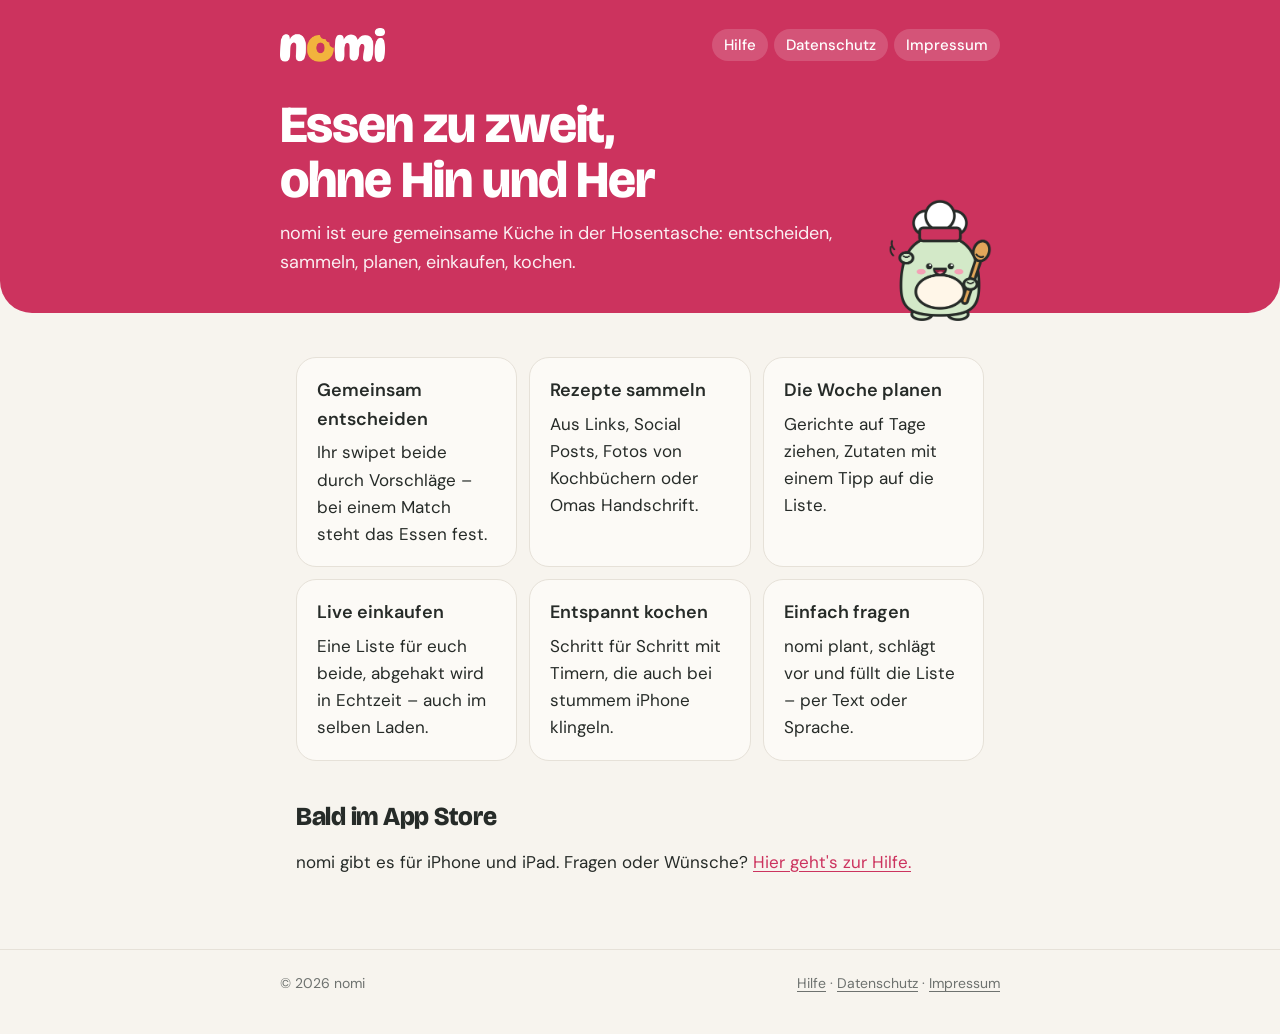
<file: website/index.html>
<!doctype html>
<html lang="de">
<head>
<meta charset="utf-8">
<meta name="viewport" content="width=device-width, initial-scale=1">
<title>nomi – Essen zu zweit</title>
<meta name="description" content="nomi hilft euch zu zweit beim Essen: gemeinsam entscheiden, Rezepte sammeln, die Woche planen, live einkaufen und entspannt kochen.">
<link rel="stylesheet" href="style.css">
<link rel="icon" href="img/chefi.png">
</head>
<body>
<header class="head">
  <div class="inner">
    <nav>
      <a href="./" aria-current="page" style="background:none;padding:0"><img src="img/wordmark.png" alt="nomi"></a>
      <ul>
        <li><a href="support.html">Hilfe</a></li>
        <li><a href="datenschutz.html">Datenschutz</a></li>
        <li><a href="impressum.html">Impressum</a></li>
      </ul>
    </nav>
    <div class="hero">
      <div>
        <h1>Essen zu zweit,<br>ohne Hin und Her</h1>
        <p class="lead">nomi ist eure gemeinsame Küche in der Hosentasche: entscheiden, sammeln, planen, einkaufen, kochen.</p>
      </div>
      <img src="img/chefi.png" alt="">
    </div>
  </div>
</header>

<main>
  <div class="features">
    <div class="card"><h3>Gemeinsam entscheiden</h3>Ihr swipet beide durch Vorschläge – bei einem Match steht das Essen fest.</div>
    <div class="card"><h3>Rezepte sammeln</h3>Aus Links, Social Posts, Fotos von Kochbüchern oder Omas Handschrift.</div>
    <div class="card"><h3>Die Woche planen</h3>Gerichte auf Tage ziehen, Zutaten mit einem Tipp auf die Liste.</div>
    <div class="card"><h3>Live einkaufen</h3>Eine Liste für euch beide, abgehakt wird in Echtzeit – auch im selben Laden.</div>
    <div class="card"><h3>Entspannt kochen</h3>Schritt für Schritt mit Timern, die auch bei stummem iPhone klingeln.</div>
    <div class="card"><h3>Einfach fragen</h3>nomi plant, schlägt vor und füllt die Liste – per Text oder Sprache.</div>
  </div>

  <h2>Bald im App Store</h2>
  <p>nomi gibt es für iPhone und iPad. Fragen oder Wünsche? <a href="support.html">Hier geht's zur Hilfe.</a></p>
</main>

<footer>
  <div class="inner">
    <span>© 2026 nomi</span>
    <span><a href="support.html">Hilfe</a> · <a href="datenschutz.html">Datenschutz</a> · <a href="impressum.html">Impressum</a></span>
  </div>
</footer>
</body>
</html>
</file>
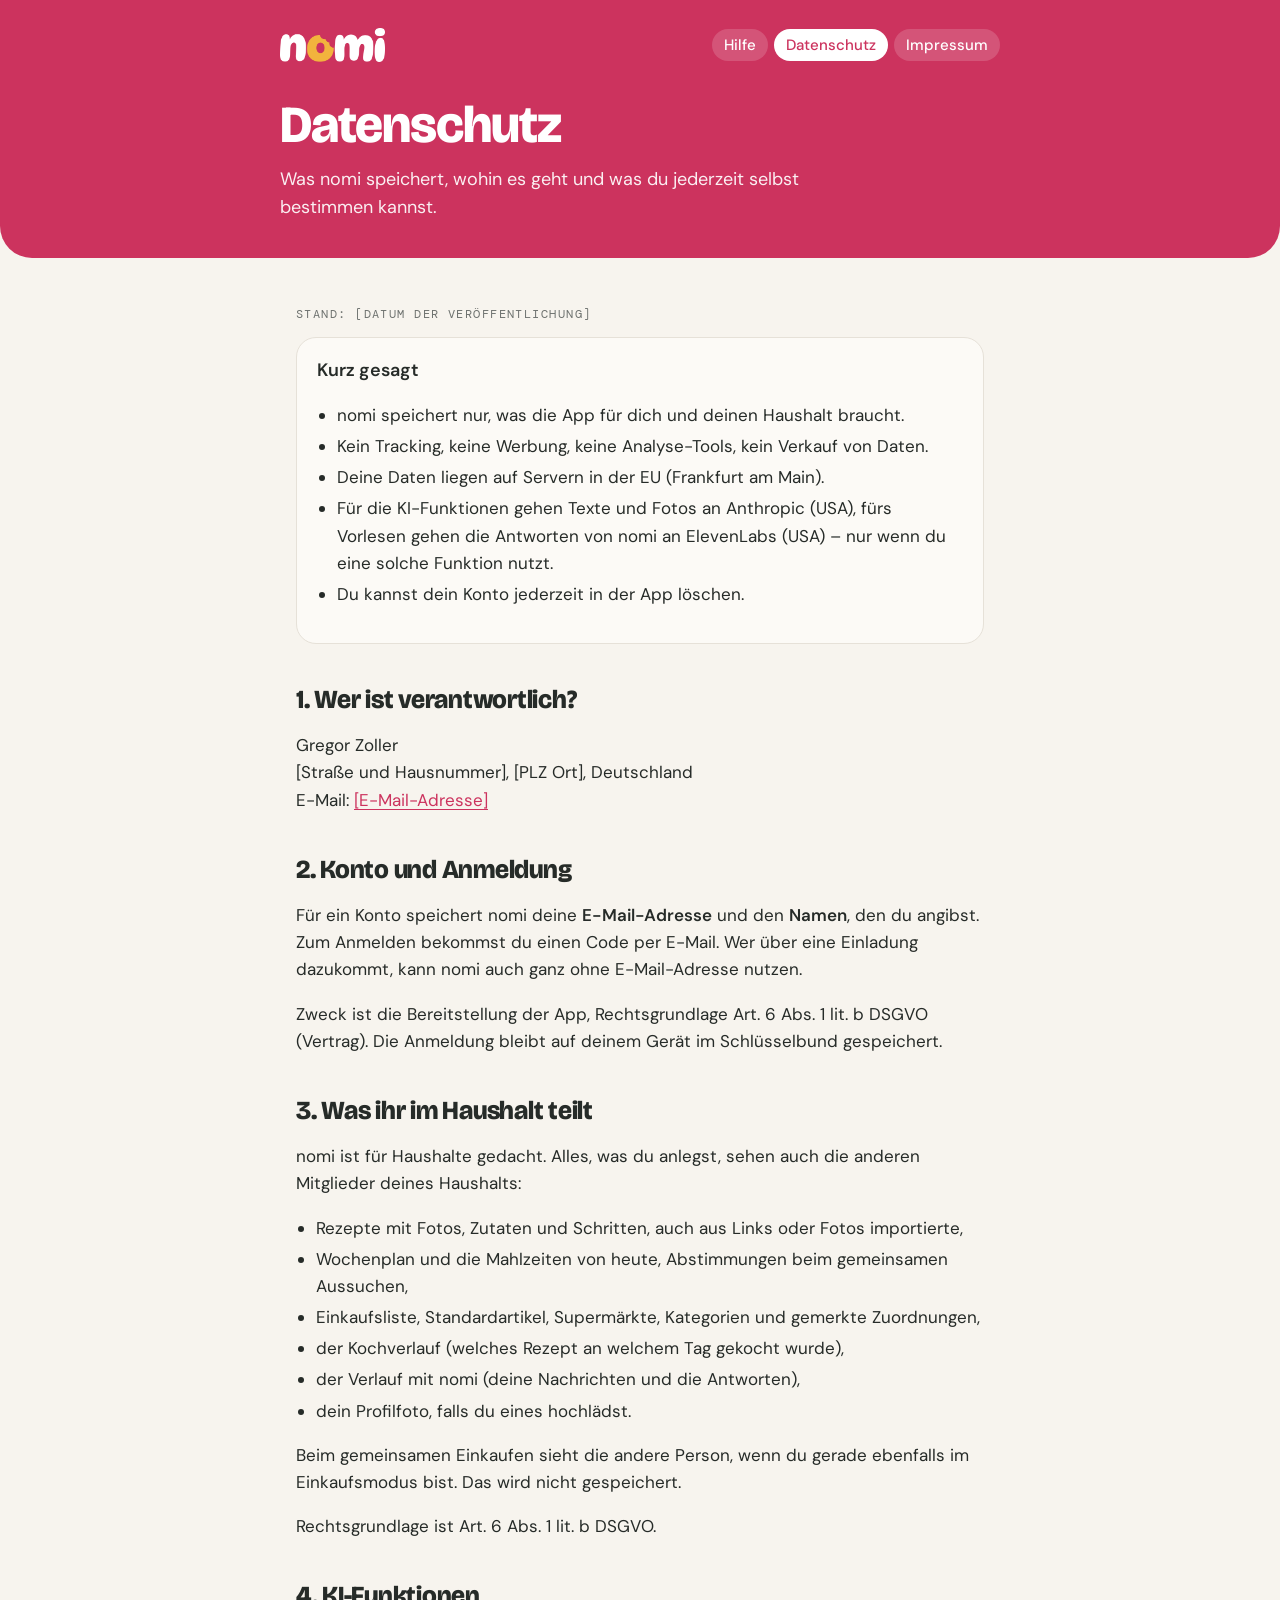
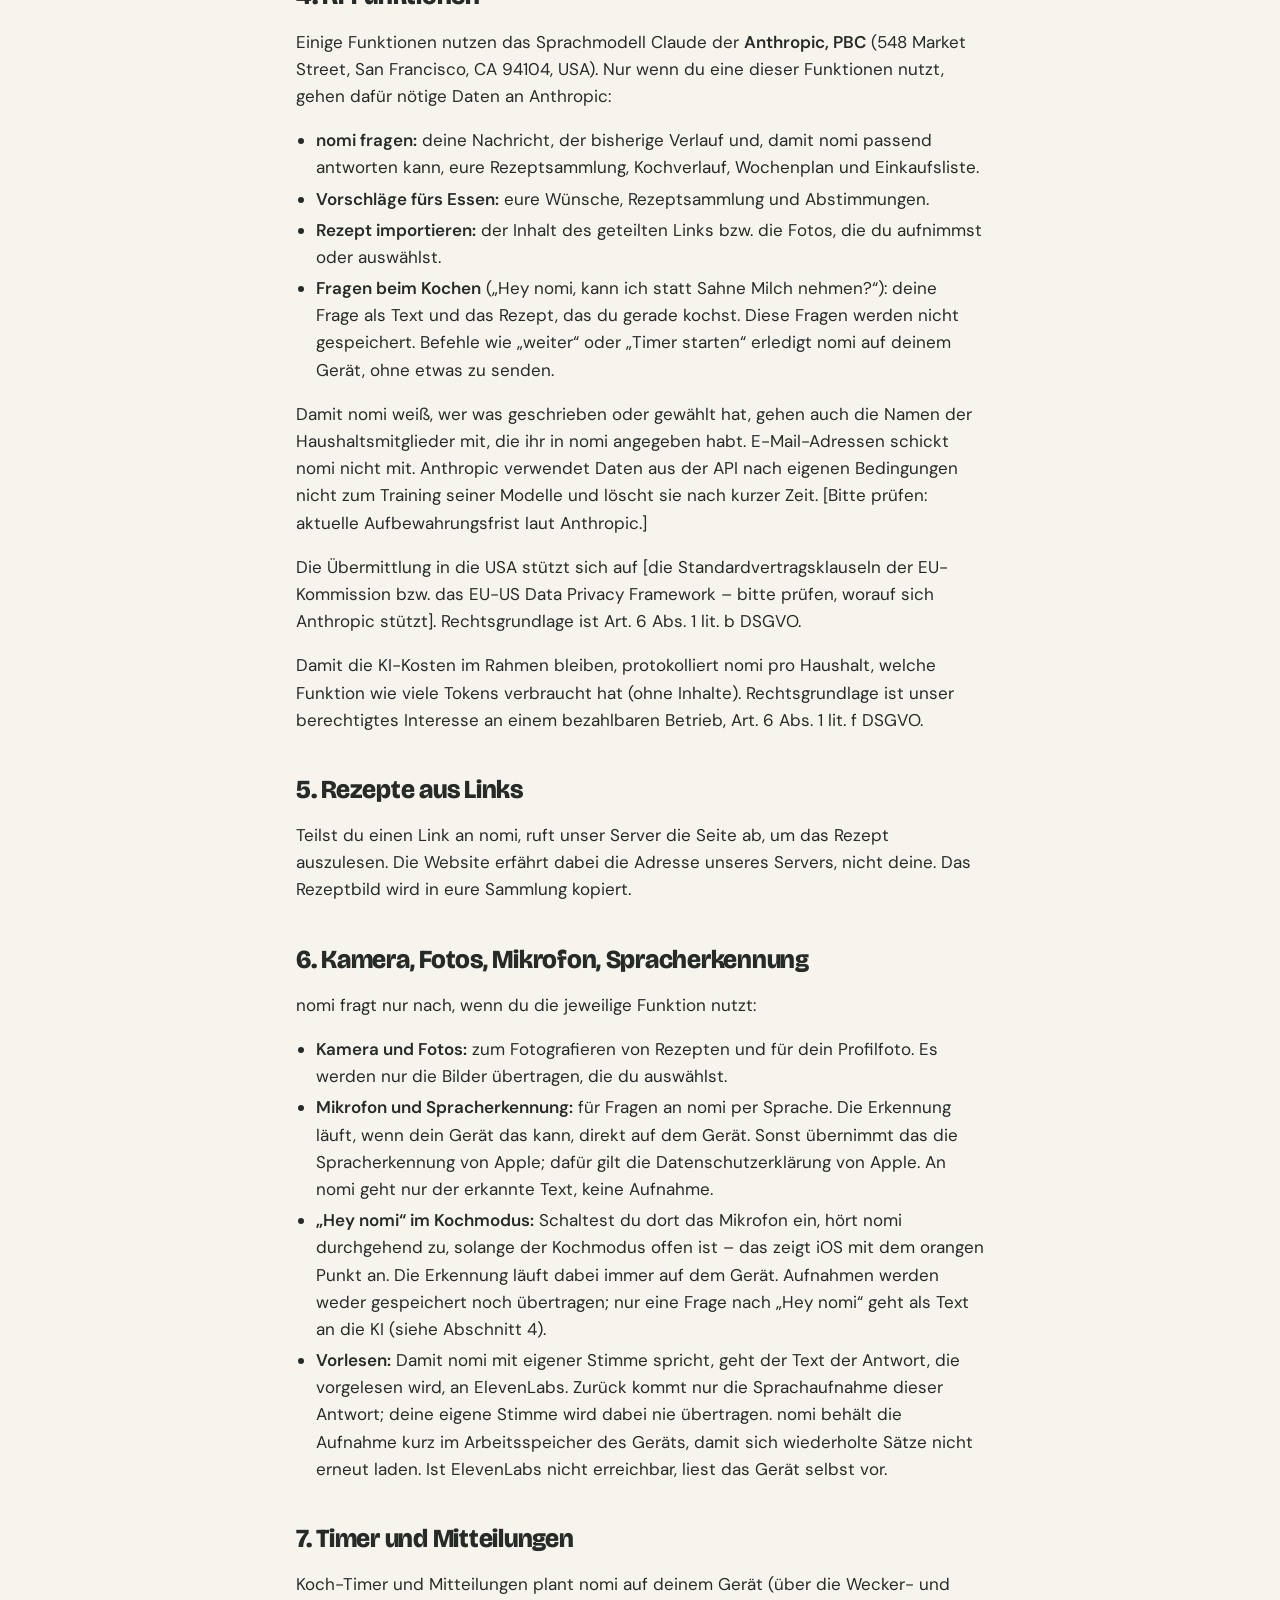
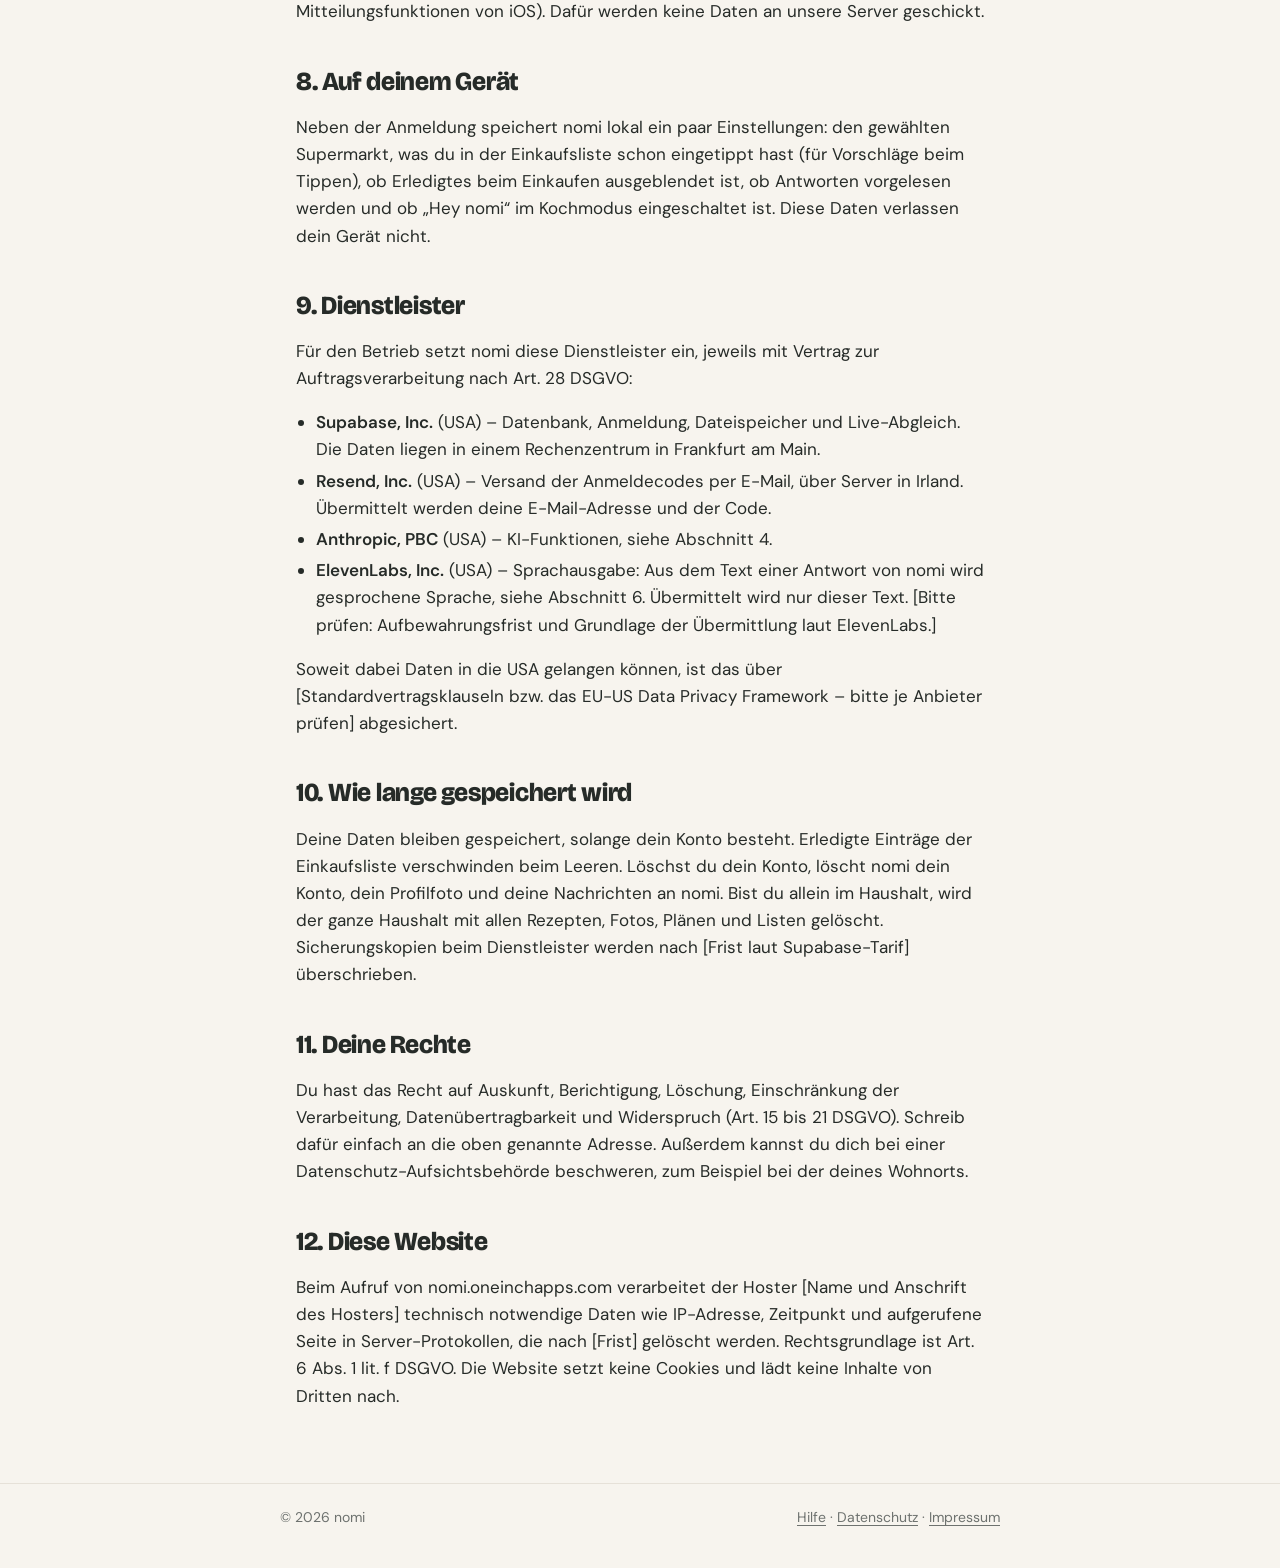
<file: website/datenschutz.html>
<!doctype html>
<html lang="de">
<head>
<meta charset="utf-8">
<meta name="viewport" content="width=device-width, initial-scale=1">
<title>Datenschutz – nomi</title>
<link rel="stylesheet" href="style.css">
<link rel="icon" href="img/chefi.png">
</head>
<body>
<header class="head">
  <div class="inner">
    <nav>
      <a href="./" style="background:none;padding:0"><img src="img/wordmark.png" alt="nomi"></a>
      <ul>
        <li><a href="support.html">Hilfe</a></li>
        <li><a href="datenschutz.html" aria-current="page">Datenschutz</a></li>
        <li><a href="impressum.html">Impressum</a></li>
      </ul>
    </nav>
    <h1>Datenschutz</h1>
    <p class="lead">Was nomi speichert, wohin es geht und was du jederzeit selbst bestimmen kannst.</p>
  </div>
</header>

<main>
  <p class="meta">Stand: [Datum der Veröffentlichung]</p>

  <div class="card">
    <h3>Kurz gesagt</h3>
    <ul class="plain">
      <li>nomi speichert nur, was die App für dich und deinen Haushalt braucht.</li>
      <li>Kein Tracking, keine Werbung, keine Analyse-Tools, kein Verkauf von Daten.</li>
      <li>Deine Daten liegen auf Servern in der EU (Frankfurt am Main).</li>
      <li>Für die KI-Funktionen gehen Texte und Fotos an Anthropic (USA), fürs Vorlesen gehen die Antworten von nomi an ElevenLabs (USA) – nur wenn du eine solche Funktion nutzt.</li>
      <li>Du kannst dein Konto jederzeit in der App löschen.</li>
    </ul>
  </div>

  <h2>1. Wer ist verantwortlich?</h2>
  <p>
    Gregor Zoller<br>
    [Straße und Hausnummer], [PLZ Ort], Deutschland<br>
    E-Mail: <a href="mailto:[E-Mail-Adresse]">[E-Mail-Adresse]</a>
  </p>

  <h2>2. Konto und Anmeldung</h2>
  <p>Für ein Konto speichert nomi deine <strong>E-Mail-Adresse</strong> und den <strong>Namen</strong>, den du angibst. Zum Anmelden bekommst du einen Code per E-Mail. Wer über eine Einladung dazukommt, kann nomi auch ganz ohne E-Mail-Adresse nutzen.</p>
  <p>Zweck ist die Bereitstellung der App, Rechtsgrundlage Art. 6 Abs. 1 lit. b DSGVO (Vertrag). Die Anmeldung bleibt auf deinem Gerät im Schlüsselbund gespeichert.</p>

  <h2>3. Was ihr im Haushalt teilt</h2>
  <p>nomi ist für Haushalte gedacht. Alles, was du anlegst, sehen auch die anderen Mitglieder deines Haushalts:</p>
  <ul class="plain">
    <li>Rezepte mit Fotos, Zutaten und Schritten, auch aus Links oder Fotos importierte,</li>
    <li>Wochenplan und die Mahlzeiten von heute, Abstimmungen beim gemeinsamen Aussuchen,</li>
    <li>Einkaufsliste, Standardartikel, Supermärkte, Kategorien und gemerkte Zuordnungen,</li>
    <li>der Kochverlauf (welches Rezept an welchem Tag gekocht wurde),</li>
    <li>der Verlauf mit nomi (deine Nachrichten und die Antworten),</li>
    <li>dein Profilfoto, falls du eines hochlädst.</li>
  </ul>
  <p>Beim gemeinsamen Einkaufen sieht die andere Person, wenn du gerade ebenfalls im Einkaufsmodus bist. Das wird nicht gespeichert.</p>
  <p>Rechtsgrundlage ist Art. 6 Abs. 1 lit. b DSGVO.</p>

  <h2>4. KI-Funktionen</h2>
  <p>Einige Funktionen nutzen das Sprachmodell Claude der <strong>Anthropic, PBC</strong> (548 Market Street, San Francisco, CA 94104, USA). Nur wenn du eine dieser Funktionen nutzt, gehen dafür nötige Daten an Anthropic:</p>
  <ul class="plain">
    <li><strong>nomi fragen:</strong> deine Nachricht, der bisherige Verlauf und, damit nomi passend antworten kann, eure Rezeptsammlung, Kochverlauf, Wochenplan und Einkaufsliste.</li>
    <li><strong>Vorschläge fürs Essen:</strong> eure Wünsche, Rezeptsammlung und Abstimmungen.</li>
    <li><strong>Rezept importieren:</strong> der Inhalt des geteilten Links bzw. die Fotos, die du aufnimmst oder auswählst.</li>
    <li><strong>Fragen beim Kochen</strong> („Hey nomi, kann ich statt Sahne Milch nehmen?“): deine Frage als Text und das Rezept, das du gerade kochst. Diese Fragen werden nicht gespeichert. Befehle wie „weiter“ oder „Timer starten“ erledigt nomi auf deinem Gerät, ohne etwas zu senden.</li>
  </ul>
  <p>Damit nomi weiß, wer was geschrieben oder gewählt hat, gehen auch die Namen der Haushaltsmitglieder mit, die ihr in nomi angegeben habt. E-Mail-Adressen schickt nomi nicht mit. Anthropic verwendet Daten aus der API nach eigenen Bedingungen nicht zum Training seiner Modelle und löscht sie nach kurzer Zeit. [Bitte prüfen: aktuelle Aufbewahrungsfrist laut Anthropic.]</p>
  <p>Die Übermittlung in die USA stützt sich auf [die Standardvertragsklauseln der EU-Kommission bzw. das EU-US Data Privacy Framework – bitte prüfen, worauf sich Anthropic stützt]. Rechtsgrundlage ist Art. 6 Abs. 1 lit. b DSGVO.</p>
  <p>Damit die KI-Kosten im Rahmen bleiben, protokolliert nomi pro Haushalt, welche Funktion wie viele Tokens verbraucht hat (ohne Inhalte). Rechtsgrundlage ist unser berechtigtes Interesse an einem bezahlbaren Betrieb, Art. 6 Abs. 1 lit. f DSGVO.</p>

  <h2>5. Rezepte aus Links</h2>
  <p>Teilst du einen Link an nomi, ruft unser Server die Seite ab, um das Rezept auszulesen. Die Website erfährt dabei die Adresse unseres Servers, nicht deine. Das Rezeptbild wird in eure Sammlung kopiert.</p>

  <h2>6. Kamera, Fotos, Mikrofon, Spracherkennung</h2>
  <p>nomi fragt nur nach, wenn du die jeweilige Funktion nutzt:</p>
  <ul class="plain">
    <li><strong>Kamera und Fotos:</strong> zum Fotografieren von Rezepten und für dein Profilfoto. Es werden nur die Bilder übertragen, die du auswählst.</li>
    <li><strong>Mikrofon und Spracherkennung:</strong> für Fragen an nomi per Sprache. Die Erkennung läuft, wenn dein Gerät das kann, direkt auf dem Gerät. Sonst übernimmt das die Spracherkennung von Apple; dafür gilt die Datenschutzerklärung von Apple. An nomi geht nur der erkannte Text, keine Aufnahme.</li>
    <li><strong>„Hey nomi“ im Kochmodus:</strong> Schaltest du dort das Mikrofon ein, hört nomi durchgehend zu, solange der Kochmodus offen ist – das zeigt iOS mit dem orangen Punkt an. Die Erkennung läuft dabei immer auf dem Gerät. Aufnahmen werden weder gespeichert noch übertragen; nur eine Frage nach „Hey nomi“ geht als Text an die KI (siehe Abschnitt 4).</li>
    <li><strong>Vorlesen:</strong> Damit nomi mit eigener Stimme spricht, geht der Text der Antwort, die vorgelesen wird, an ElevenLabs. Zurück kommt nur die Sprachaufnahme dieser Antwort; deine eigene Stimme wird dabei nie übertragen. nomi behält die Aufnahme kurz im Arbeitsspeicher des Geräts, damit sich wiederholte Sätze nicht erneut laden. Ist ElevenLabs nicht erreichbar, liest das Gerät selbst vor.</li>
  </ul>

  <h2>7. Timer und Mitteilungen</h2>
  <p>Koch-Timer und Mitteilungen plant nomi auf deinem Gerät (über die Wecker- und Mitteilungsfunktionen von iOS). Dafür werden keine Daten an unsere Server geschickt.</p>

  <h2>8. Auf deinem Gerät</h2>
  <p>Neben der Anmeldung speichert nomi lokal ein paar Einstellungen: den gewählten Supermarkt, was du in der Einkaufsliste schon eingetippt hast (für Vorschläge beim Tippen), ob Erledigtes beim Einkaufen ausgeblendet ist, ob Antworten vorgelesen werden und ob „Hey nomi“ im Kochmodus eingeschaltet ist. Diese Daten verlassen dein Gerät nicht.</p>

  <h2>9. Dienstleister</h2>
  <p>Für den Betrieb setzt nomi diese Dienstleister ein, jeweils mit Vertrag zur Auftragsverarbeitung nach Art. 28 DSGVO:</p>
  <ul class="plain">
    <li><strong>Supabase, Inc.</strong> (USA) – Datenbank, Anmeldung, Dateispeicher und Live-Abgleich. Die Daten liegen in einem Rechenzentrum in Frankfurt am Main.</li>
    <li><strong>Resend, Inc.</strong> (USA) – Versand der Anmeldecodes per E-Mail, über Server in Irland. Übermittelt werden deine E-Mail-Adresse und der Code.</li>
    <li><strong>Anthropic, PBC</strong> (USA) – KI-Funktionen, siehe Abschnitt 4.</li>
    <li><strong>ElevenLabs, Inc.</strong> (USA) – Sprachausgabe: Aus dem Text einer Antwort von nomi wird gesprochene Sprache, siehe Abschnitt 6. Übermittelt wird nur dieser Text. [Bitte prüfen: Aufbewahrungsfrist und Grundlage der Übermittlung laut ElevenLabs.]</li>
  </ul>
  <p>Soweit dabei Daten in die USA gelangen können, ist das über [Standardvertragsklauseln bzw. das EU-US Data Privacy Framework – bitte je Anbieter prüfen] abgesichert.</p>

  <h2>10. Wie lange gespeichert wird</h2>
  <p>Deine Daten bleiben gespeichert, solange dein Konto besteht. Erledigte Einträge der Einkaufsliste verschwinden beim Leeren. Löschst du dein Konto, löscht nomi dein Konto, dein Profilfoto und deine Nachrichten an nomi. Bist du allein im Haushalt, wird der ganze Haushalt mit allen Rezepten, Fotos, Plänen und Listen gelöscht. Sicherungskopien beim Dienstleister werden nach [Frist laut Supabase-Tarif] überschrieben.</p>

  <h2>11. Deine Rechte</h2>
  <p>Du hast das Recht auf Auskunft, Berichtigung, Löschung, Einschränkung der Verarbeitung, Datenübertragbarkeit und Widerspruch (Art. 15 bis 21 DSGVO). Schreib dafür einfach an die oben genannte Adresse. Außerdem kannst du dich bei einer Datenschutz-Aufsichtsbehörde beschweren, zum Beispiel bei der deines Wohnorts.</p>

  <h2>12. Diese Website</h2>
  <p>Beim Aufruf von nomi.oneinchapps.com verarbeitet der Hoster [Name und Anschrift des Hosters] technisch notwendige Daten wie IP-Adresse, Zeitpunkt und aufgerufene Seite in Server-Protokollen, die nach [Frist] gelöscht werden. Rechtsgrundlage ist Art. 6 Abs. 1 lit. f DSGVO. Die Website setzt keine Cookies und lädt keine Inhalte von Dritten nach.</p>
</main>

<footer>
  <div class="inner">
    <span>© 2026 nomi</span>
    <span><a href="support.html">Hilfe</a> · <a href="datenschutz.html">Datenschutz</a> · <a href="impressum.html">Impressum</a></span>
  </div>
</footer>
</body>
</html>
</file>
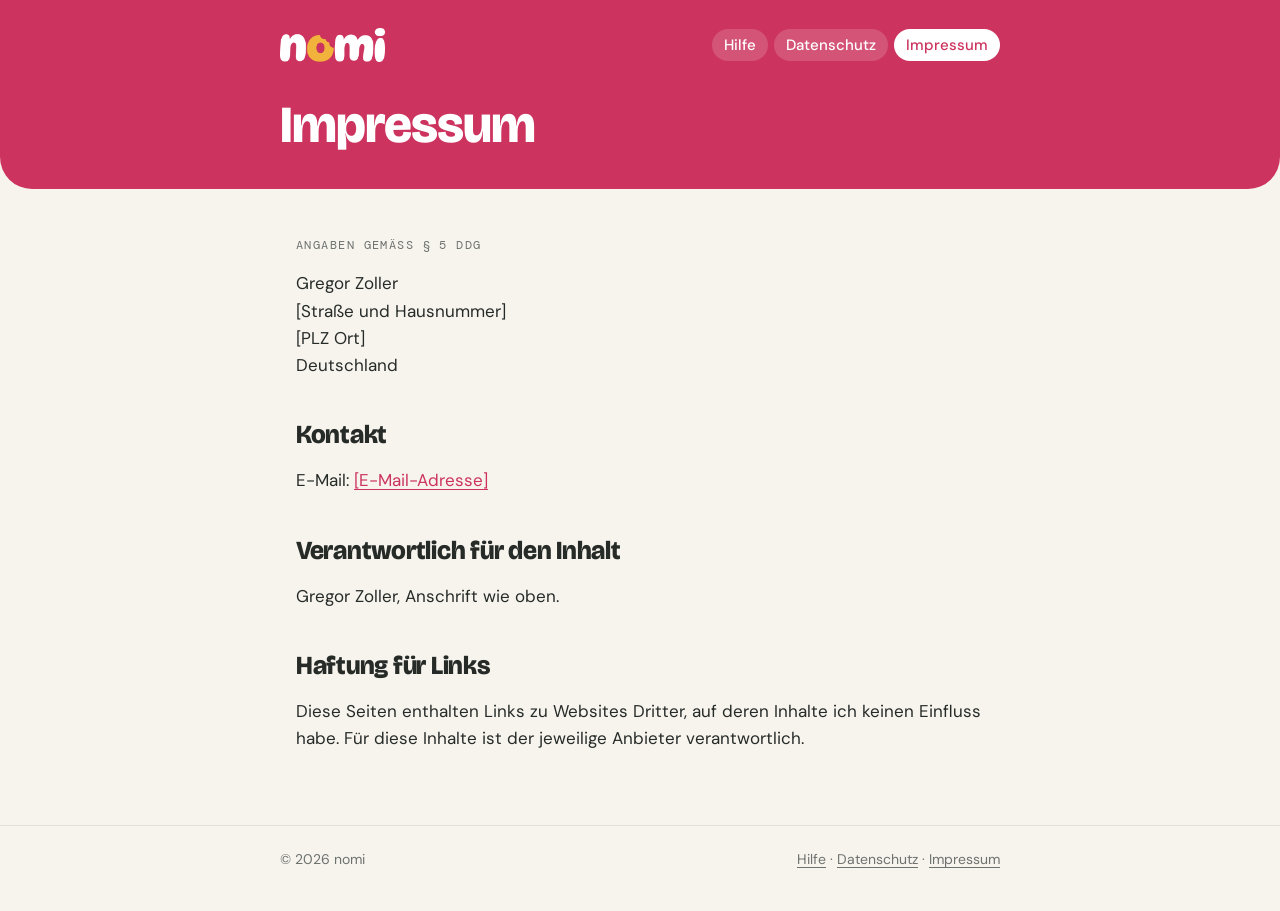
<file: website/impressum.html>
<!doctype html>
<html lang="de">
<head>
<meta charset="utf-8">
<meta name="viewport" content="width=device-width, initial-scale=1">
<title>Impressum – nomi</title>
<link rel="stylesheet" href="style.css">
<link rel="icon" href="img/chefi.png">
</head>
<body>
<header class="head">
  <div class="inner">
    <nav>
      <a href="./" style="background:none;padding:0"><img src="img/wordmark.png" alt="nomi"></a>
      <ul>
        <li><a href="support.html">Hilfe</a></li>
        <li><a href="datenschutz.html">Datenschutz</a></li>
        <li><a href="impressum.html" aria-current="page">Impressum</a></li>
      </ul>
    </nav>
    <h1>Impressum</h1>
  </div>
</header>

<main>
  <p class="meta">Angaben gemäß § 5 DDG</p>
  <p>
    Gregor Zoller<br>
    [Straße und Hausnummer]<br>
    [PLZ Ort]<br>
    Deutschland
  </p>

  <h2>Kontakt</h2>
  <p>E-Mail: <a href="mailto:[E-Mail-Adresse]">[E-Mail-Adresse]</a></p>

  <h2>Verantwortlich für den Inhalt</h2>
  <p>Gregor Zoller, Anschrift wie oben.</p>

  <h2>Haftung für Links</h2>
  <p>Diese Seiten enthalten Links zu Websites Dritter, auf deren Inhalte ich keinen Einfluss habe. Für diese Inhalte ist der jeweilige Anbieter verantwortlich.</p>
</main>

<footer>
  <div class="inner">
    <span>© 2026 nomi</span>
    <span><a href="support.html">Hilfe</a> · <a href="datenschutz.html">Datenschutz</a> · <a href="impressum.html">Impressum</a></span>
  </div>
</footer>
</body>
</html>
</file>
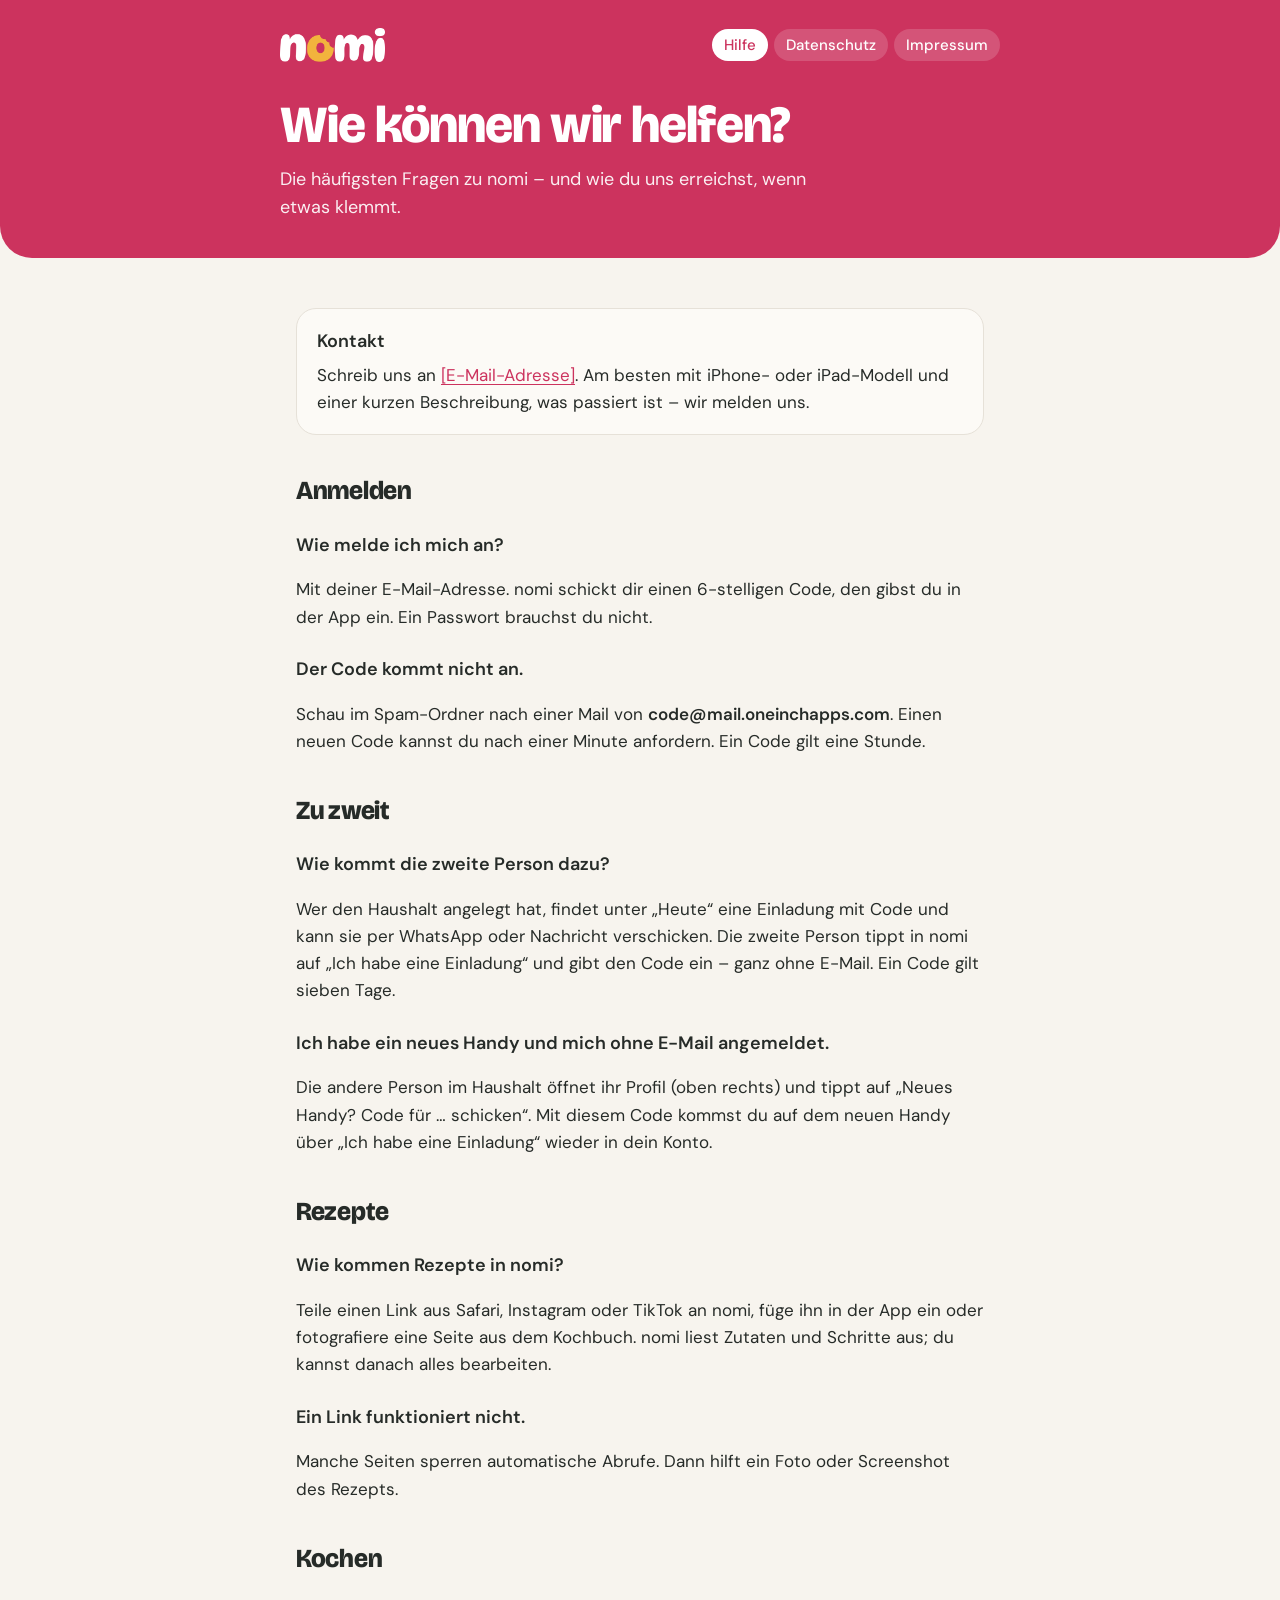
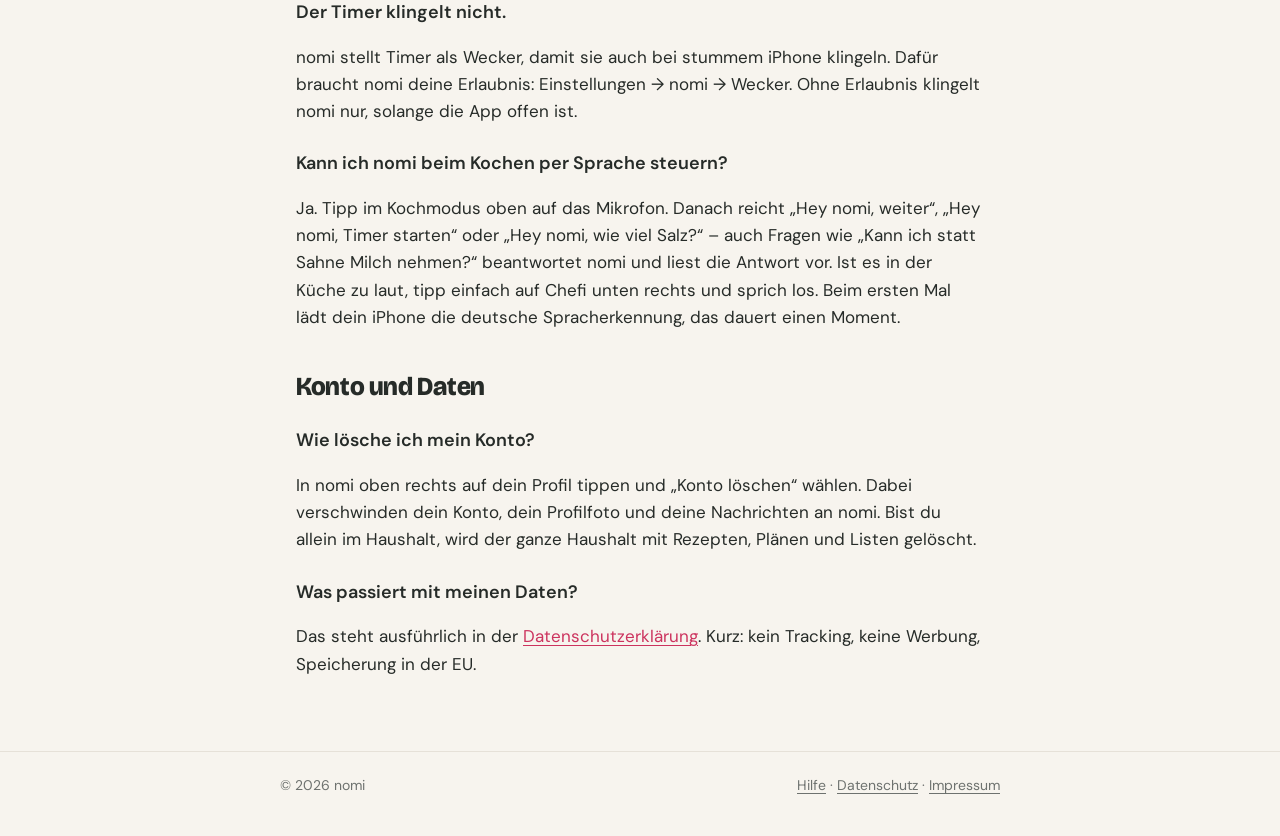
<file: website/support.html>
<!doctype html>
<html lang="de">
<head>
<meta charset="utf-8">
<meta name="viewport" content="width=device-width, initial-scale=1">
<title>Hilfe – nomi</title>
<link rel="stylesheet" href="style.css">
<link rel="icon" href="img/chefi.png">
</head>
<body>
<header class="head">
  <div class="inner">
    <nav>
      <a href="./" style="background:none;padding:0"><img src="img/wordmark.png" alt="nomi"></a>
      <ul>
        <li><a href="support.html" aria-current="page">Hilfe</a></li>
        <li><a href="datenschutz.html">Datenschutz</a></li>
        <li><a href="impressum.html">Impressum</a></li>
      </ul>
    </nav>
    <h1>Wie können wir helfen?</h1>
    <p class="lead">Die häufigsten Fragen zu nomi – und wie du uns erreichst, wenn etwas klemmt.</p>
  </div>
</header>

<main>
  <div class="card">
    <h3>Kontakt</h3>
    Schreib uns an <a href="mailto:[E-Mail-Adresse]">[E-Mail-Adresse]</a>. Am besten mit iPhone- oder iPad-Modell und einer kurzen Beschreibung, was passiert ist – wir melden uns.
  </div>

  <h2>Anmelden</h2>
  <h3>Wie melde ich mich an?</h3>
  <p>Mit deiner E-Mail-Adresse. nomi schickt dir einen 6-stelligen Code, den gibst du in der App ein. Ein Passwort brauchst du nicht.</p>
  <h3>Der Code kommt nicht an.</h3>
  <p>Schau im Spam-Ordner nach einer Mail von <strong>code@mail.oneinchapps.com</strong>. Einen neuen Code kannst du nach einer Minute anfordern. Ein Code gilt eine Stunde.</p>

  <h2>Zu zweit</h2>
  <h3>Wie kommt die zweite Person dazu?</h3>
  <p>Wer den Haushalt angelegt hat, findet unter „Heute“ eine Einladung mit Code und kann sie per WhatsApp oder Nachricht verschicken. Die zweite Person tippt in nomi auf „Ich habe eine Einladung“ und gibt den Code ein – ganz ohne E-Mail. Ein Code gilt sieben Tage.</p>
  <h3>Ich habe ein neues Handy und mich ohne E-Mail angemeldet.</h3>
  <p>Die andere Person im Haushalt öffnet ihr Profil (oben rechts) und tippt auf „Neues Handy? Code für … schicken“. Mit diesem Code kommst du auf dem neuen Handy über „Ich habe eine Einladung“ wieder in dein Konto.</p>

  <h2>Rezepte</h2>
  <h3>Wie kommen Rezepte in nomi?</h3>
  <p>Teile einen Link aus Safari, Instagram oder TikTok an nomi, füge ihn in der App ein oder fotografiere eine Seite aus dem Kochbuch. nomi liest Zutaten und Schritte aus; du kannst danach alles bearbeiten.</p>
  <h3>Ein Link funktioniert nicht.</h3>
  <p>Manche Seiten sperren automatische Abrufe. Dann hilft ein Foto oder Screenshot des Rezepts.</p>

  <h2>Kochen</h2>
  <h3>Der Timer klingelt nicht.</h3>
  <p>nomi stellt Timer als Wecker, damit sie auch bei stummem iPhone klingeln. Dafür braucht nomi deine Erlaubnis: Einstellungen → nomi → Wecker. Ohne Erlaubnis klingelt nomi nur, solange die App offen ist.</p>

  <h3>Kann ich nomi beim Kochen per Sprache steuern?</h3>
  <p>Ja. Tipp im Kochmodus oben auf das Mikrofon. Danach reicht „Hey nomi, weiter“, „Hey nomi, Timer starten“ oder „Hey nomi, wie viel Salz?“ – auch Fragen wie „Kann ich statt Sahne Milch nehmen?“ beantwortet nomi und liest die Antwort vor. Ist es in der Küche zu laut, tipp einfach auf Chefi unten rechts und sprich los. Beim ersten Mal lädt dein iPhone die deutsche Spracherkennung, das dauert einen Moment.</p>

  <h2>Konto und Daten</h2>
  <h3>Wie lösche ich mein Konto?</h3>
  <p>In nomi oben rechts auf dein Profil tippen und „Konto löschen“ wählen. Dabei verschwinden dein Konto, dein Profilfoto und deine Nachrichten an nomi. Bist du allein im Haushalt, wird der ganze Haushalt mit Rezepten, Plänen und Listen gelöscht.</p>
  <h3>Was passiert mit meinen Daten?</h3>
  <p>Das steht ausführlich in der <a href="datenschutz.html">Datenschutzerklärung</a>. Kurz: kein Tracking, keine Werbung, Speicherung in der EU.</p>
</main>

<footer>
  <div class="inner">
    <span>© 2026 nomi</span>
    <span><a href="support.html">Hilfe</a> · <a href="datenschutz.html">Datenschutz</a> · <a href="impressum.html">Impressum</a></span>
  </div>
</footer>
</body>
</html>
</file>
<file: website/style.css>
/* nomi – Website (nomi.oneinchapps.com). Schriften liegen lokal, damit keine Anfragen an Dritte gehen. */

@font-face { font-family: "Bricolage Grotesque"; font-weight: 800; src: url("fonts/BricolageGrotesque-ExtraBold.ttf") format("truetype"); font-display: swap; }
@font-face { font-family: "DM Sans"; font-weight: 400; src: url("fonts/DMSans-Regular.ttf") format("truetype"); font-display: swap; }
@font-face { font-family: "DM Sans"; font-weight: 500; src: url("fonts/DMSans-Medium.ttf") format("truetype"); font-display: swap; }
@font-face { font-family: "DM Sans"; font-weight: 600; src: url("fonts/DMSans-SemiBold.ttf") format("truetype"); font-display: swap; }
@font-face { font-family: "DM Mono"; font-weight: 400; src: url("fonts/DMMono-Regular.ttf") format("truetype"); font-display: swap; }

:root {
  --brand: #CC335E;
  --on-brand: #FFFFFF;
  --canvas: #F7F4EE;
  --surface: #FCFAF6;
  --ink: #262B28;
  --ink-muted: #6E726F;
  --hairline: #E6E1D8;
  --ochre: #F2B33D;
}

@media (prefers-color-scheme: dark) {
  :root {
    --brand: #B8284F;
    --canvas: #161816;
    --surface: #1F2220;
    --ink: #F3EFE7;
    --ink-muted: #A3A69F;
    --hairline: #2E322F;
  }
  .wordmark-light { display: none; }
  .wordmark-dark { display: inline; }
}

* { box-sizing: border-box; }

html { -webkit-text-size-adjust: 100%; }

body {
  margin: 0;
  background: var(--canvas);
  color: var(--ink);
  font: 400 17px/1.6 "DM Sans", -apple-system, system-ui, sans-serif;
}

a { color: var(--brand); text-underline-offset: 3px; }

.wordmark-dark { display: none; }

/* Kopf wie in der App: Himbeere mit runden unteren Ecken */
.head {
  background: var(--brand);
  color: var(--on-brand);
  border-radius: 0 0 32px 32px;
  padding: 28px 16px 36px;
}
.head .inner, main, footer .inner { max-width: 720px; margin: 0 auto; }
.head nav { display: flex; align-items: center; justify-content: space-between; gap: 16px; flex-wrap: wrap; }
.head nav img { height: 34px; display: block; }
.head nav ul { display: flex; gap: 6px; list-style: none; margin: 0; padding: 0; flex-wrap: wrap; }
.head nav a {
  color: var(--on-brand);
  text-decoration: none;
  font-weight: 500;
  font-size: 15px;
  padding: 6px 12px;
  border-radius: 999px;
  background: rgb(255 255 255 / 0.16);
}
.head nav a[aria-current="page"] { background: var(--on-brand); color: var(--brand); }
.head h1 {
  font: 800 clamp(34px, 7vw, 52px)/1.05 "Bricolage Grotesque", sans-serif;
  letter-spacing: -0.02em;
  margin: 36px 0 0;
}
.head .lead { margin: 12px 0 0; font-size: 18px; opacity: 0.92; max-width: 560px; }

main { padding: 36px 16px 56px; }

h2 {
  font: 800 26px/1.2 "Bricolage Grotesque", sans-serif;
  letter-spacing: -0.01em;
  margin: 40px 0 10px;
}
h3 { font-weight: 600; font-size: 18px; margin: 24px 0 6px; }

.meta {
  font: 400 12px/1.4 "DM Mono", ui-monospace, monospace;
  letter-spacing: 0.12em;
  text-transform: uppercase;
  color: var(--ink-muted);
}

.card {
  background: var(--surface);
  border: 1px solid var(--hairline);
  border-radius: 20px;
  padding: 18px 20px;
  margin: 14px 0;
}
.card h3 { margin-top: 0; }

.note {
  border-left: 4px solid var(--ochre);
  padding: 10px 16px;
  background: var(--surface);
  border-radius: 0 14px 14px 0;
  margin: 18px 0;
}

ul.plain { padding-left: 20px; }
ul.plain li { margin: 4px 0; }

/* Startseite */
.hero { display: grid; grid-template-columns: 1fr auto; align-items: end; gap: 12px; }
.hero img { width: 120px; height: auto; margin-bottom: -48px; }
.features { display: grid; grid-template-columns: repeat(auto-fit, minmax(200px, 1fr)); gap: 12px; margin-top: 8px; }
.features .card { margin: 0; }
.button {
  display: inline-block;
  background: var(--ink);
  color: var(--canvas);
  text-decoration: none;
  font-weight: 600;
  padding: 14px 22px;
  border-radius: 18px;
  margin-top: 20px;
}

footer { border-top: 1px solid var(--hairline); padding: 22px 16px 40px; color: var(--ink-muted); font-size: 14px; }
footer .inner { display: flex; gap: 16px; flex-wrap: wrap; justify-content: space-between; }
footer a { color: var(--ink-muted); }

@media (max-width: 480px) {
  .hero { grid-template-columns: 1fr; }
  .hero img { width: 96px; margin: 0; }
}
</file>
